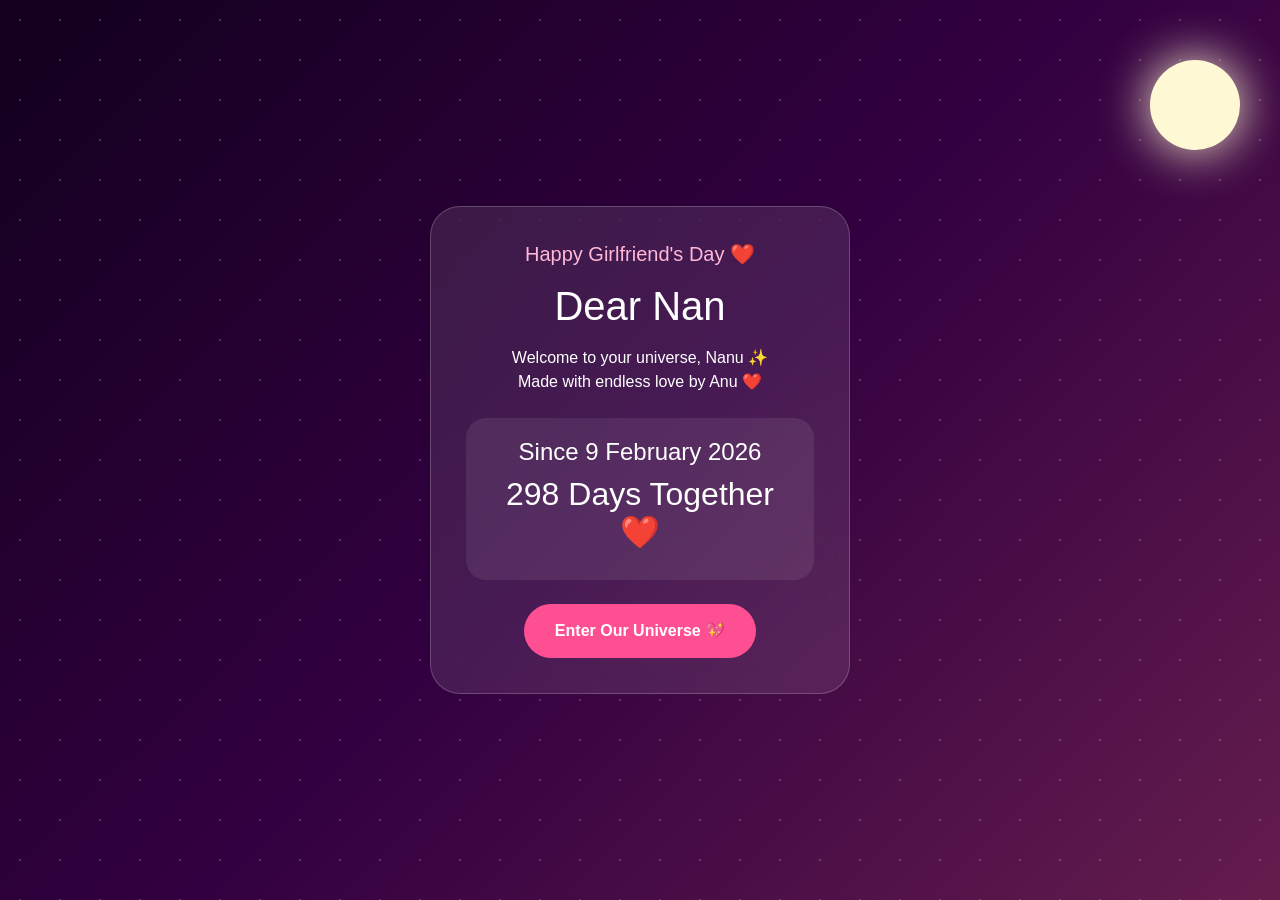
<file: index.html>
<!DOCTYPE html>
<html lang="en">

<head>

<meta charset="UTF-8">
<meta name="viewport" content="width=device-width, initial-scale=1">

<title>Nanu's Universe ❤️</title>

<link href="https://cdn.jsdelivr.net/npm/bootstrap@5.3.7/dist/css/bootstrap.min.css" rel="stylesheet">

<link rel="stylesheet" href="css/style.css">

</head>

<body>

<div class="stars"></div>

<div class="moon"></div>

<div class="container d-flex justify-content-center align-items-center vh-100">

<div class="glass-card text-center">

<h5 class="text-pink mb-3">
Happy Girlfriend's Day ❤️
</h5>

<h1 id="typing"></h1>

<p class="mt-3">

Welcome to your universe, Nanu ✨

<br>

Made with endless love by Anu ❤️

</p>

<div class="timer mt-4">

<h4>Since 9 February 2026</h4>

<h2 id="counter"></h2>

</div>

<a href="pages/home.html" class="btn btn-pink mt-4">

Enter Our Universe 💖

</a>

</div>

</div>

<script src="js/script.js"></script>

</body>

</html>
</file>
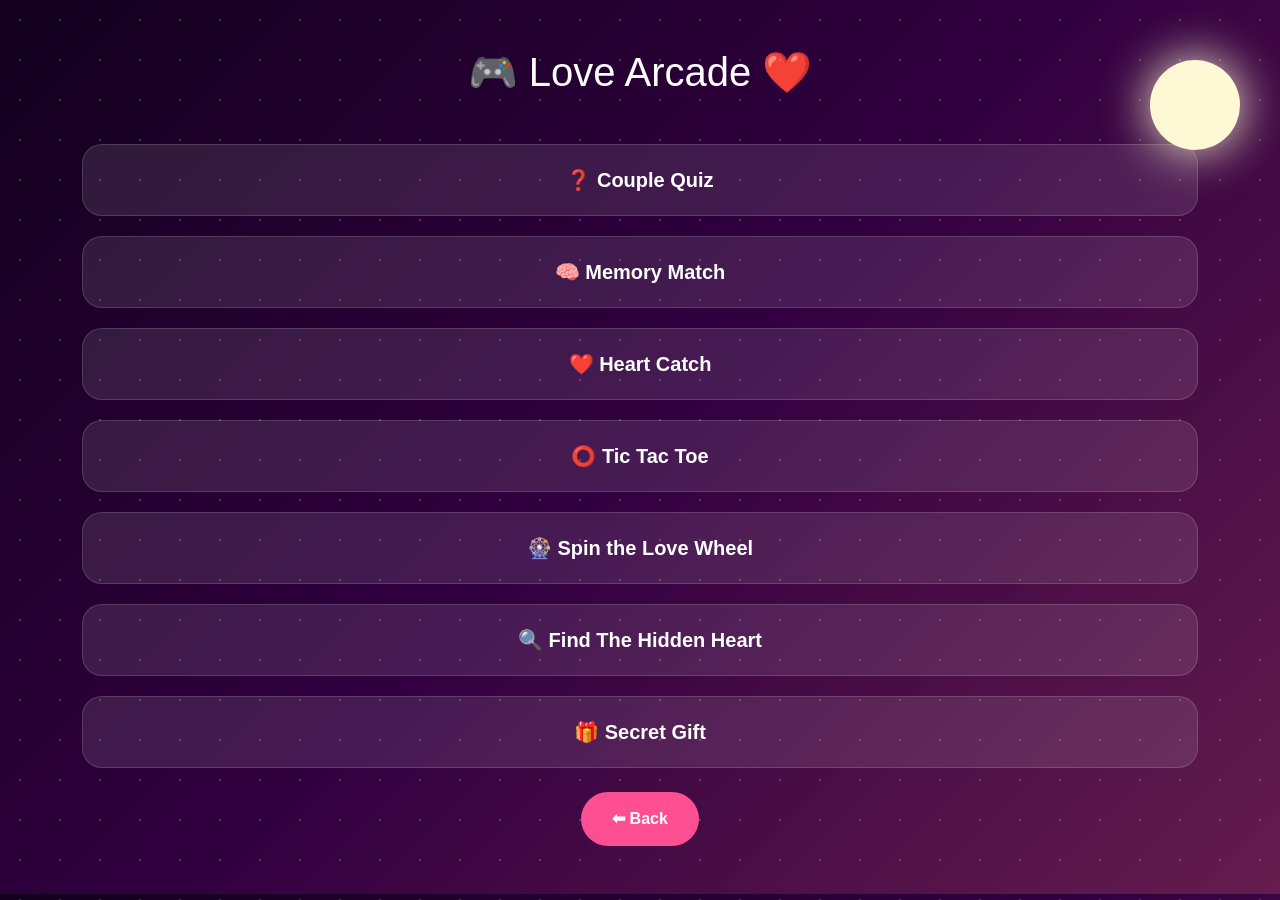
<file: pages/games.html>
<!DOCTYPE html>
<html lang="en">

<head>

<meta charset="UTF-8">
<meta name="viewport" content="width=device-width, initial-scale=1">

<title>Love Arcade ❤️</title>

<link href="https://cdn.jsdelivr.net/npm/bootstrap@5.3.7/dist/css/bootstrap.min.css" rel="stylesheet">
<link rel="stylesheet" href="../css/style.css">

<style>

.game-card{

background:rgba(255,255,255,.10);

border-radius:20px;

padding:20px;

text-align:center;

margin-bottom:20px;

border:1px solid rgba(255,255,255,.15);

transition:.3s;

}

.game-card:hover{

transform:translateY(-5px);

background:rgba(255,255,255,.15);

}

.game-card a{

text-decoration:none;

color:white;

font-size:20px;

font-weight:bold;

display:block;

}

</style>

</head>

<body>

<div class="stars"></div>
<div class="moon"></div>

<div class="container py-5">

<h1 class="text-center mb-5">

🎮 Love Arcade ❤️

</h1>

<div class="game-card">

<a href="quiz.html">

❓ Couple Quiz

</a>

</div>

<div class="game-card">

<a href="memory.html">

🧠 Memory Match

</a>

</div>

<div class="game-card">

<a href="heartcatch.html">

❤️ Heart Catch

</a>

</div>

<div class="game-card">

<a href="tictactoe.html">

⭕ Tic Tac Toe

</a>

</div>

<div class="game-card">

<a href="wheel.html">

🎡 Spin the Love Wheel

</a>

</div>

<div class="game-card">

<a href="hiddenheart.html">

🔍 Find The Hidden Heart

</a>

</div>

<div class="game-card">

<a href="gift.html">

🎁 Secret Gift

</a>

</div>

<div class="text-center mt-4">

<a href="home.html" class="btn btn-pink">

⬅ Back

</a>

</div>

</div>

</body>

</html>
</file>
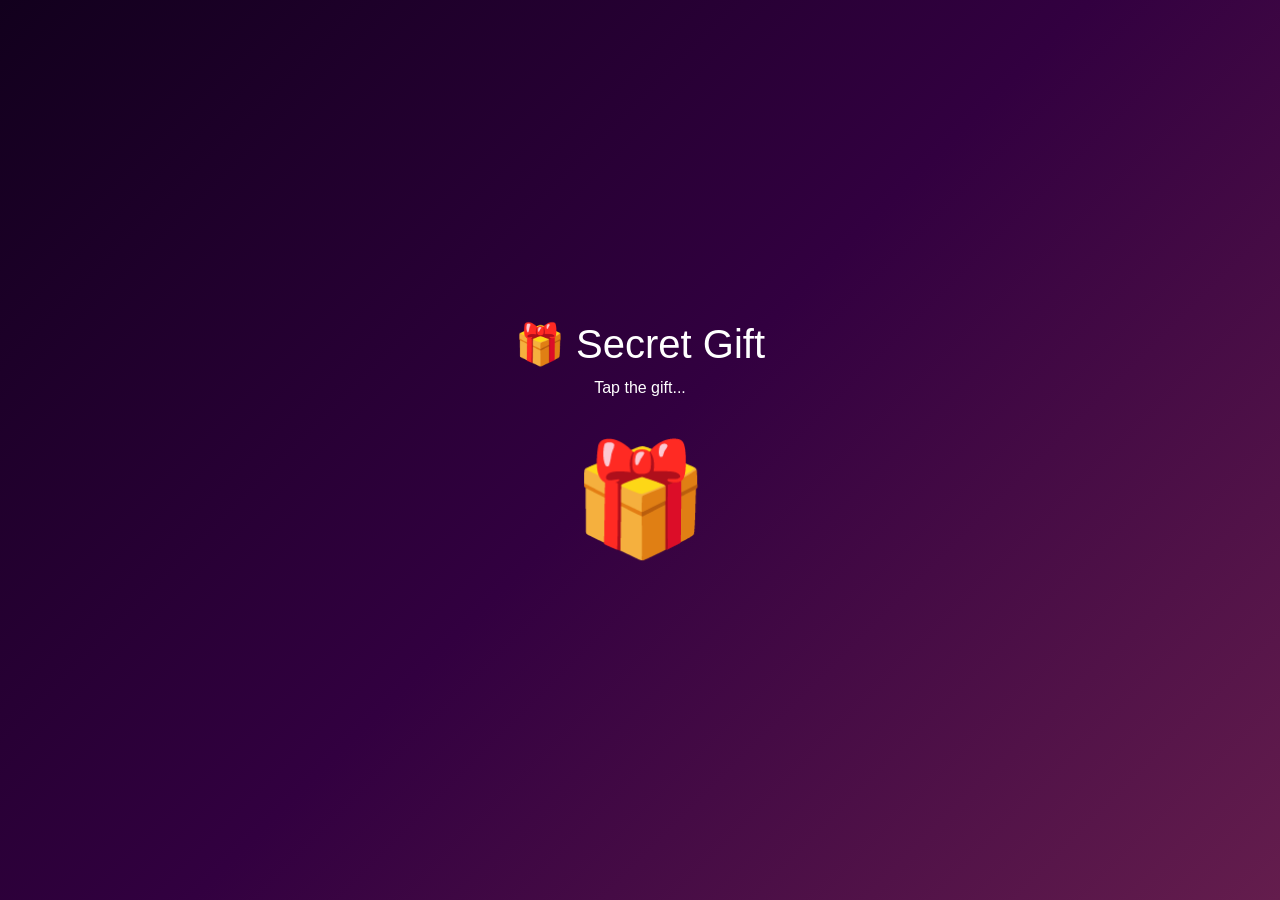
<file: pages/gift.html>
<!DOCTYPE html>
<html lang="en">

<head>

<meta charset="UTF-8">
<meta name="viewport" content="width=device-width, initial-scale=1">

<title>Secret Gift ❤️</title>

<link href="https://cdn.jsdelivr.net/npm/bootstrap@5.3.7/dist/css/bootstrap.min.css" rel="stylesheet">

<link rel="stylesheet" href="../css/style.css">

<style>

body{

display:flex;

justify-content:center;

align-items:center;

min-height:100vh;

overflow:hidden;

}

.gift{

font-size:110px;

cursor:pointer;

transition:.4s;

animation:bounce 2s infinite;

}

.gift:hover{

transform:scale(1.15);

}

@keyframes bounce{

0%,100%{

transform:translateY(0);

}

50%{

transform:translateY(-12px);

}

}

.message{

display:none;

max-width:600px;

margin-top:30px;

background:rgba(255,255,255,.1);

padding:25px;

border-radius:20px;

line-height:1.9;

animation:fade .8s;

}

@keyframes fade{

from{

opacity:0;

transform:translateY(20px);

}

to{

opacity:1;

transform:translateY(0);

}

}

.confetti{

position:fixed;

font-size:26px;

animation:fall 4s linear forwards;

pointer-events:none;

}

@keyframes fall{

0%{

transform:translateY(-100px) rotate(0deg);

opacity:1;

}

100%{

transform:translateY(120vh) rotate(720deg);

opacity:0;

}

}

</style>

</head>

<body>

<div class="container text-center">

<h1>

🎁 Secret Gift

</h1>

<p>

Tap the gift...

</p>

<div class="gift" onclick="openGift()">

🎁

</div>

<div class="message" id="message">

<h2>

Dear Nanu ❤️

</h2>

<p>

If you're reading this,

that means you've explored every corner of this little universe.

Thank you for being patient,

for making me laugh,

for supporting me,

and for making ordinary days feel special.

This website is only a tiny gift.

The real gift is having you in my life.

Happy Girlfriend's Day ❤️

Love,

<b>Anu</b>

</p>

<br>

<h3>

❤️ I Love You ❤️

</h3>

<br>

<a href="home.html"

class="btn btn-pink">

Back Home

</a>

</div>

</div>

<script>

function openGift(){

document.querySelector(".gift").style.display="none";

document.getElementById("message").style.display="block";

for(let i=0;i<80;i++){

let c=document.createElement("div");

c.className="confetti";

c.innerHTML=["🎊","❤️","🌸","✨","💖"][Math.floor(Math.random()*5)];

c.style.left=Math.random()*100+"vw";

c.style.animationDuration=(2+Math.random()*3)+"s";

document.body.appendChild(c);

setTimeout(()=>c.remove(),5000);

}

}

</script>

</body>

</html>
</file>
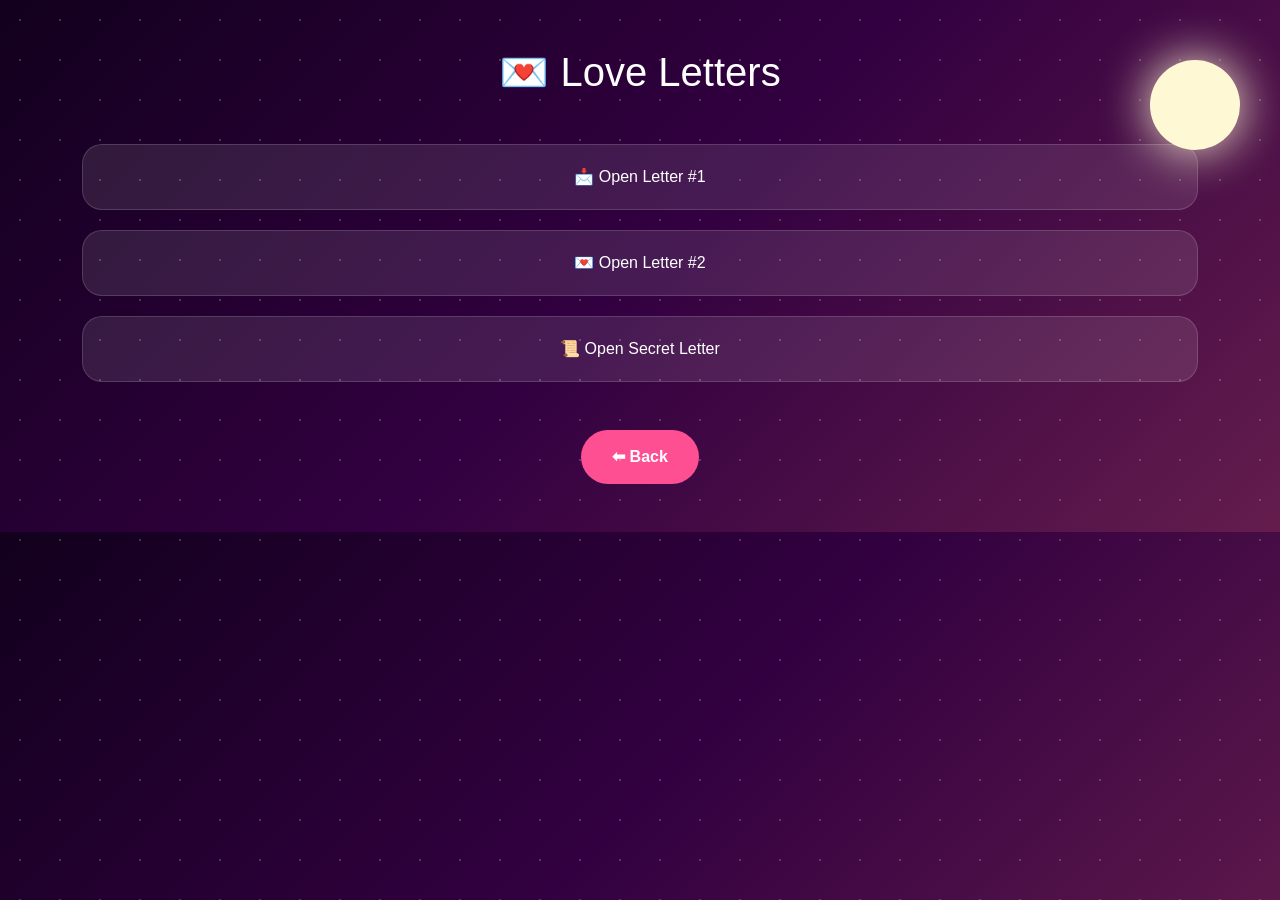
<file: pages/letters.html>
<!DOCTYPE html>
<html lang="en">

<head>

<meta charset="UTF-8">
<meta name="viewport" content="width=device-width, initial-scale=1">

<title>Love Letters ❤️</title>

<link href="https://cdn.jsdelivr.net/npm/bootstrap@5.3.7/dist/css/bootstrap.min.css" rel="stylesheet">
<link rel="stylesheet" href="../css/style.css">

<style>

.envelope{

background:rgba(255,255,255,.10);

border-radius:20px;

padding:20px;

margin-bottom:20px;

text-align:center;

cursor:pointer;

border:1px solid rgba(255,255,255,.15);

transition:.3s;

}

.envelope:hover{

transform:scale(1.02);

background:rgba(255,255,255,.18);

}

.letter{

display:none;

margin-top:15px;

padding:20px;

background:rgba(255,255,255,.08);

border-radius:18px;

line-height:1.8;

animation:fade .5s;

}

@keyframes fade{

from{

opacity:0;
transform:translateY(20px);

}

to{

opacity:1;
transform:translateY(0);

}

}

</style>

</head>

<body>

<div class="stars"></div>
<div class="moon"></div>

<div class="container py-5">

<h1 class="text-center mb-5">
💌 Love Letters
</h1>

<div class="envelope" onclick="toggleLetter('l1')">

📩 Open Letter #1

<div class="letter" id="l1">

<h4>Dear Nanu ❤️</h4>

<p>

Thank you for being part of my life.

Every conversation, every smile, and every memory we create means so much to me.

No website could ever fully express how much you matter, but I wanted to build something that would always remind you that you're loved.

❤️ — Anu

</p>

</div>

</div>

<div class="envelope" onclick="toggleLetter('l2')">

💌 Open Letter #2

<div class="letter" id="l2">

<h4>My Favorite Person ✨</h4>

<p>

No matter how busy life gets, I hope we always make time to laugh together, support each other, and create new memories.

Thank you for being you.

🌙❤️

</p>

</div>

</div>

<div class="envelope" onclick="toggleLetter('l3')">

📜 Open Secret Letter

<div class="letter" id="l3">

<h4>A Small Promise 🤍</h4>

<p>

I promise to keep cheering for your dreams, celebrating your victories, and standing beside you through the difficult moments.

I hope this little universe always makes you smile whenever you visit it.

Forever grateful for us.

❤️

</p>

</div>

</div>

<div class="text-center mt-5">

<a href="home.html" class="btn btn-pink">

⬅ Back

</a>

</div>

</div>

<script>

function toggleLetter(id){

const letter=document.getElementById(id);

letter.style.display=
letter.style.display==="block"
?
"none"
:
"block";

}

</script>

</body>

</html>
</file>
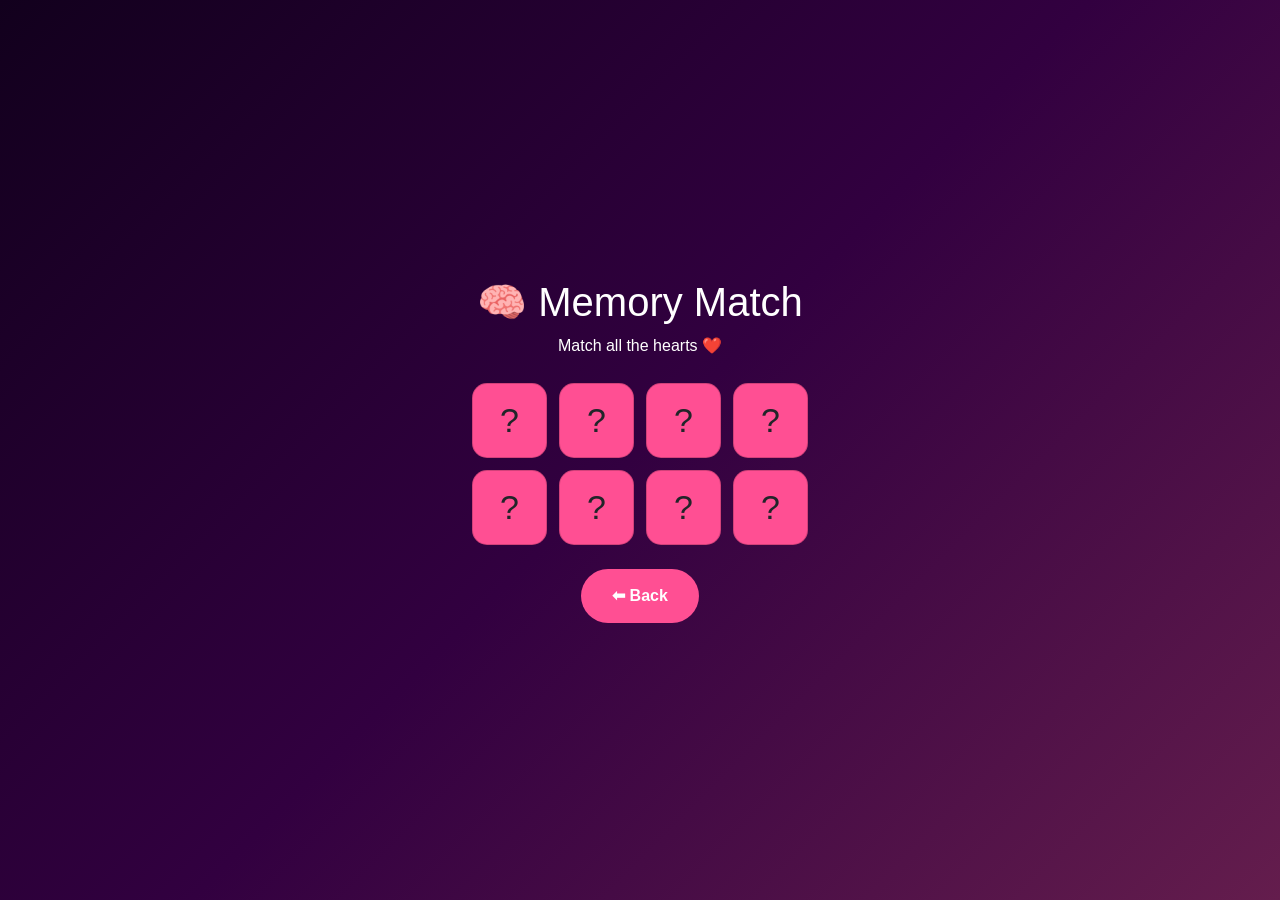
<file: pages/memory.html>
<!DOCTYPE html>
<html lang="en">

<head>

<meta charset="UTF-8">

<meta name="viewport" content="width=device-width, initial-scale=1">

<title>Memory Match ❤️</title>

<link href="https://cdn.jsdelivr.net/npm/bootstrap@5.3.7/dist/css/bootstrap.min.css" rel="stylesheet">

<link rel="stylesheet" href="../css/style.css">

<style>

body{

display:flex;

justify-content:center;

align-items:center;

min-height:100vh;

}

.board{

display:grid;

grid-template-columns:repeat(4,75px);

gap:12px;

margin-top:25px;

justify-content:center;

}

.card{

width:75px;

height:75px;

display:flex;

justify-content:center;

align-items:center;

font-size:34px;

background:#ff4f93;

border-radius:15px;

cursor:pointer;

user-select:none;

transition:.3s;

}

.card.open{

background:white;

color:black;

}

.card.done{

background:#7dffb3;

color:black;

pointer-events:none;

}

</style>

</head>

<body>

<div class="container text-center">

<h1>

🧠 Memory Match

</h1>

<p>

Match all the hearts ❤️

</p>

<div class="board" id="board">

</div>

<br>

<a href="games.html" class="btn btn-pink">

⬅ Back

</a>

</div>

<script>

const emojis=[
"❤️","❤️",
"🌹","🌹",
"💖","💖",
"😍","😍",
];

let shuffled=
emojis.sort(()=>Math.random()-0.5);

let board=document.getElementById("board");

let first=null;

let second=null;

let lock=false;

shuffled.forEach(icon=>{

let div=document.createElement("div");

div.className="card";

div.dataset.icon=icon;

div.innerHTML="?";

board.appendChild(div);

div.onclick=function(){

if(lock)return;

if(div.classList.contains("done"))return;

if(div===first)return;

div.classList.add("open");

div.innerHTML=icon;

if(!first){

first=div;

return;

}

second=div;

lock=true;

if(first.dataset.icon===second.dataset.icon){

first.classList.add("done");

second.classList.add("done");

first=null;

second=null;

lock=false;

if(document.querySelectorAll(".done").length===8){

setTimeout(()=>{

alert("🎉 You matched every card!");

},300);

}

}

else{

setTimeout(()=>{

first.classList.remove("open");

second.classList.remove("open");

first.innerHTML="?";

second.innerHTML="?";

first=null;

second=null;

lock=false;

},700);

}

};

});

</script>

</body>

</html>
</file>
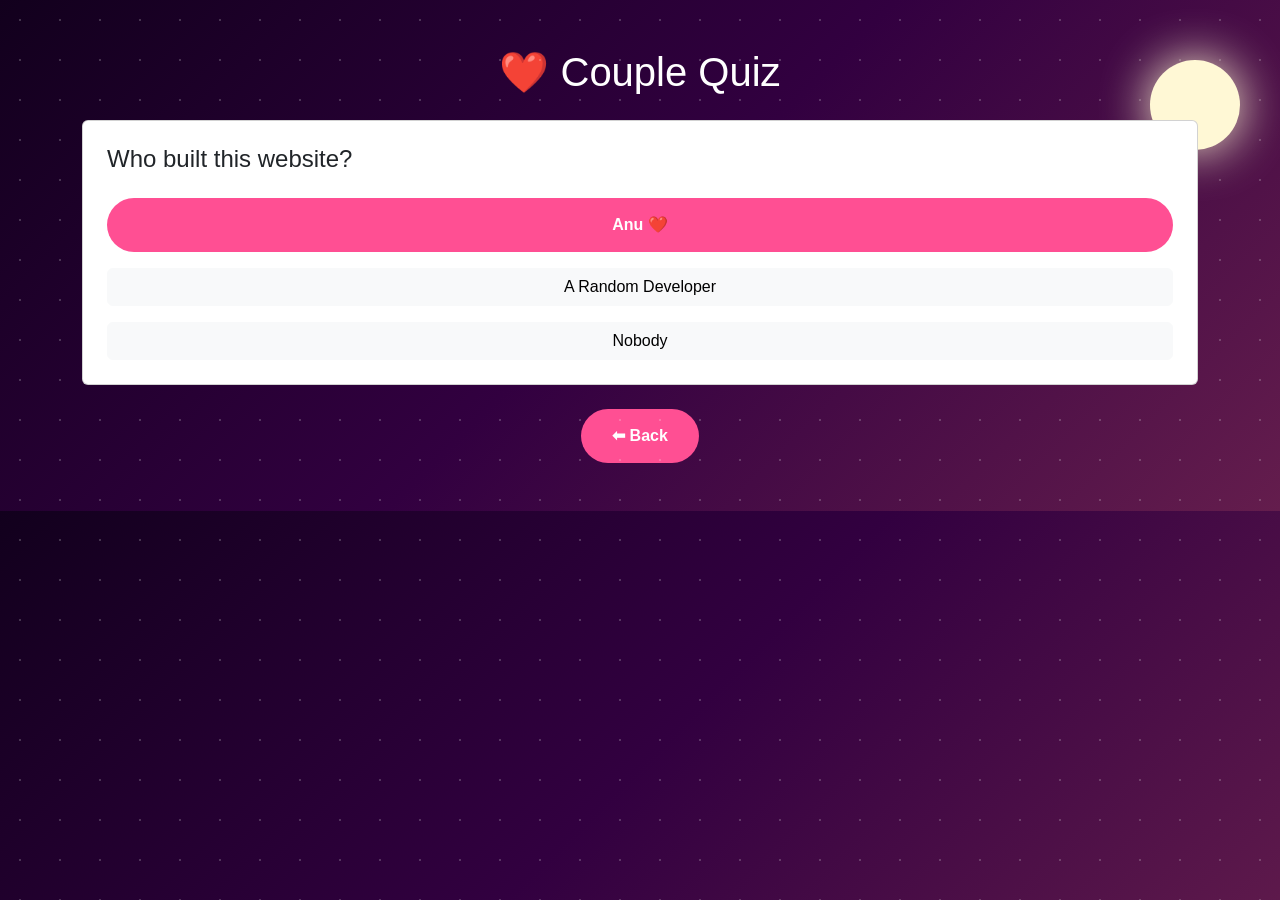
<file: pages/quiz.html>
<!DOCTYPE html>
<html lang="en">
<head>

<meta charset="UTF-8">
<meta name="viewport" content="width=device-width, initial-scale=1">

<title>Couple Quiz ❤️</title>

<link href="https://cdn.jsdelivr.net/npm/bootstrap@5.3.7/dist/css/bootstrap.min.css" rel="stylesheet">
<link rel="stylesheet" href="../css/style.css">

</head>

<body>

<div class="stars"></div>
<div class="moon"></div>

<div class="container py-5">

<h1 class="text-center">

❤️ Couple Quiz

</h1>

<div class="card mt-4 p-4">

<h4>

Who built this website?

</h4>

<button class="btn btn-pink w-100 mt-3" onclick="check('A')">

Anu ❤️

</button>

<button class="btn btn-light w-100 mt-3" onclick="check('B')">

A Random Developer

</button>

<button class="btn btn-light w-100 mt-3" onclick="check('C')">

Nobody

</button>

</div>

<div class="text-center mt-4">

<a href="games.html" class="btn btn-pink">

⬅ Back

</a>

</div>

</div>

<script>

function check(answer){

if(answer==="A"){

alert("Correct ❤️ +100 Love Points");

}

else{

alert("Wrong 😭 Try Again");

}

}

</script>

</body>

</html>
</file>
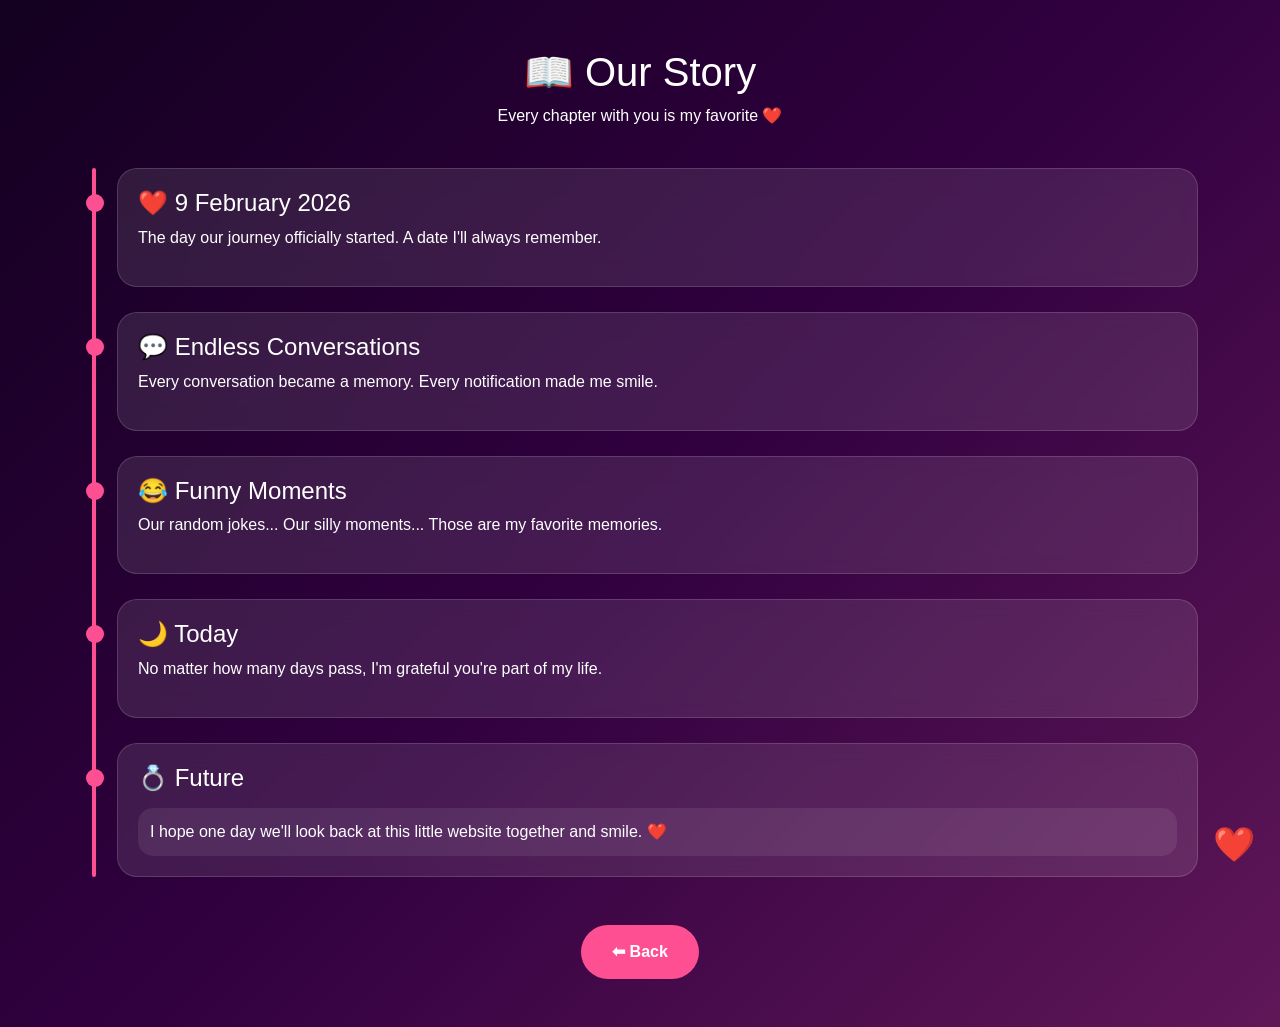
<file: pages/story.html>
<!DOCTYPE html>
<html lang="en">

<head>

<meta charset="UTF-8">
<meta name="viewport" content="width=device-width, initial-scale=1">

<title>Our Story ❤️</title>

<link href="https://cdn.jsdelivr.net/npm/bootstrap@5.3.7/dist/css/bootstrap.min.css" rel="stylesheet">

<link rel="stylesheet" href="../css/style.css">

<style>

body{

background:linear-gradient(135deg,#130020,#31003f,#5f1758);

color:white;

}

.timeline{

position:relative;

margin-top:40px;

padding-left:35px;

}

.timeline::before{

content:"";

position:absolute;

left:10px;

top:0;

bottom:0;

width:4px;

background:#ff4f93;

border-radius:20px;

}

.card-story{

position:relative;

background:rgba(255,255,255,.10);

padding:20px;

border-radius:20px;

margin-bottom:25px;

backdrop-filter:blur(12px);

border:1px solid rgba(255,255,255,.15);

animation:fade .8s;

}

.card-story::before{

content:"";

position:absolute;

left:-32px;

top:25px;

width:18px;

height:18px;

background:#ff4f93;

border-radius:50%;

}

@keyframes fade{

from{

opacity:0;

transform:translateY(20px);

}

to{

opacity:1;

transform:translateY(0);

}

}

.memory{

margin-top:15px;

padding:12px;

border-radius:15px;

background:rgba(255,255,255,.08);

}

.hidden-heart{

position:fixed;

bottom:30px;

right:25px;

font-size:34px;

cursor:pointer;

animation:pulse 1s infinite;

}

@keyframes pulse{

50%{

transform:scale(1.3);

}

}

</style>

</head>

<body>

<div class="container py-5">

<h1 class="text-center">

📖 Our Story

</h1>

<p class="text-center">

Every chapter with you is my favorite ❤️

</p>

<div class="timeline">

<div class="card-story">

<h4>❤️ 9 February 2026</h4>

<p>

The day our journey officially started.

A date I'll always remember.

</p>

</div>

<div class="card-story">

<h4>💬 Endless Conversations</h4>

<p>

Every conversation became a memory.

Every notification made me smile.

</p>

</div>

<div class="card-story">

<h4>😂 Funny Moments</h4>

<p>

Our random jokes...

Our silly moments...

Those are my favorite memories.

</p>

</div>

<div class="card-story">

<h4>🌙 Today</h4>

<p>

No matter how many days pass,

I'm grateful you're part of my life.

</p>

</div>

<div class="card-story">

<h4>💍 Future</h4>

<div class="memory">

I hope one day we'll look back at this little website together and smile.

❤️

</div>

</div>

</div>

<div class="text-center mt-5">

<a href="home.html"

class="btn btn-pink">

⬅ Back

</a>

</div>

</div>

<div

class="hidden-heart"

onclick="collectHeart(this)"

>

❤️

</div>

<script>

let progress=Number(localStorage.getItem("progress"))||0;

let hearts=Number(localStorage.getItem("hearts"))||0;

update();

function update(){

if(progress<100)

localStorage.setItem("progress",progress);

}

function collectHeart(el){

if(el.dataset.done)return;

el.dataset.done=1;

hearts++;

progress=Math.min(progress+20,100);

localStorage.setItem("hearts",hearts);

localStorage.setItem("progress",progress);

el.remove();

if(hearts==5){

alert("🎉 You collected all 5 hearts!\nA secret has been unlocked ❤️");

}else{

alert("❤️ Heart "+hearts+"/5 collected");

}

}

</script>

</body>

</html>
</file>
<file: css/style.css>
body{

margin:0;

font-family:Arial,sans-serif;

background:linear-gradient(135deg,#12001d,#320040,#641d4d);

overflow:hidden;

color:white;

}


.stars{

position:fixed;

inset:0;

background-image:
radial-gradient(white 1px,transparent 1px);

background-size:40px 40px;

opacity:.2;

}


.moon{

position:fixed;

top:60px;

right:40px;

width:90px;

height:90px;

border-radius:50%;

background:#fff8d5;

box-shadow:0 0 50px #fff8d5;

}


.glass-card{

width:100%;

max-width:420px;

padding:35px;

border-radius:30px;

background:rgba(255,255,255,.1);

backdrop-filter:blur(18px);

border:1px solid rgba(255,255,255,.2);

}


.text-pink{

color:#ffb8d8;

}


.timer{

background:rgba(255,255,255,.08);

padding:20px;

border-radius:20px;

margin-top:25px;

}


.btn-pink{

background:#ff4f93;

color:white;

padding:14px 30px;

border-radius:50px;

font-weight:bold;

}


.btn-pink:hover{

background:#ff2d7a;

color:white;

}


@media(max-width:500px){

.glass-card{

padding:25px;

}

h1{

font-size:32px;

}

}
</file>
